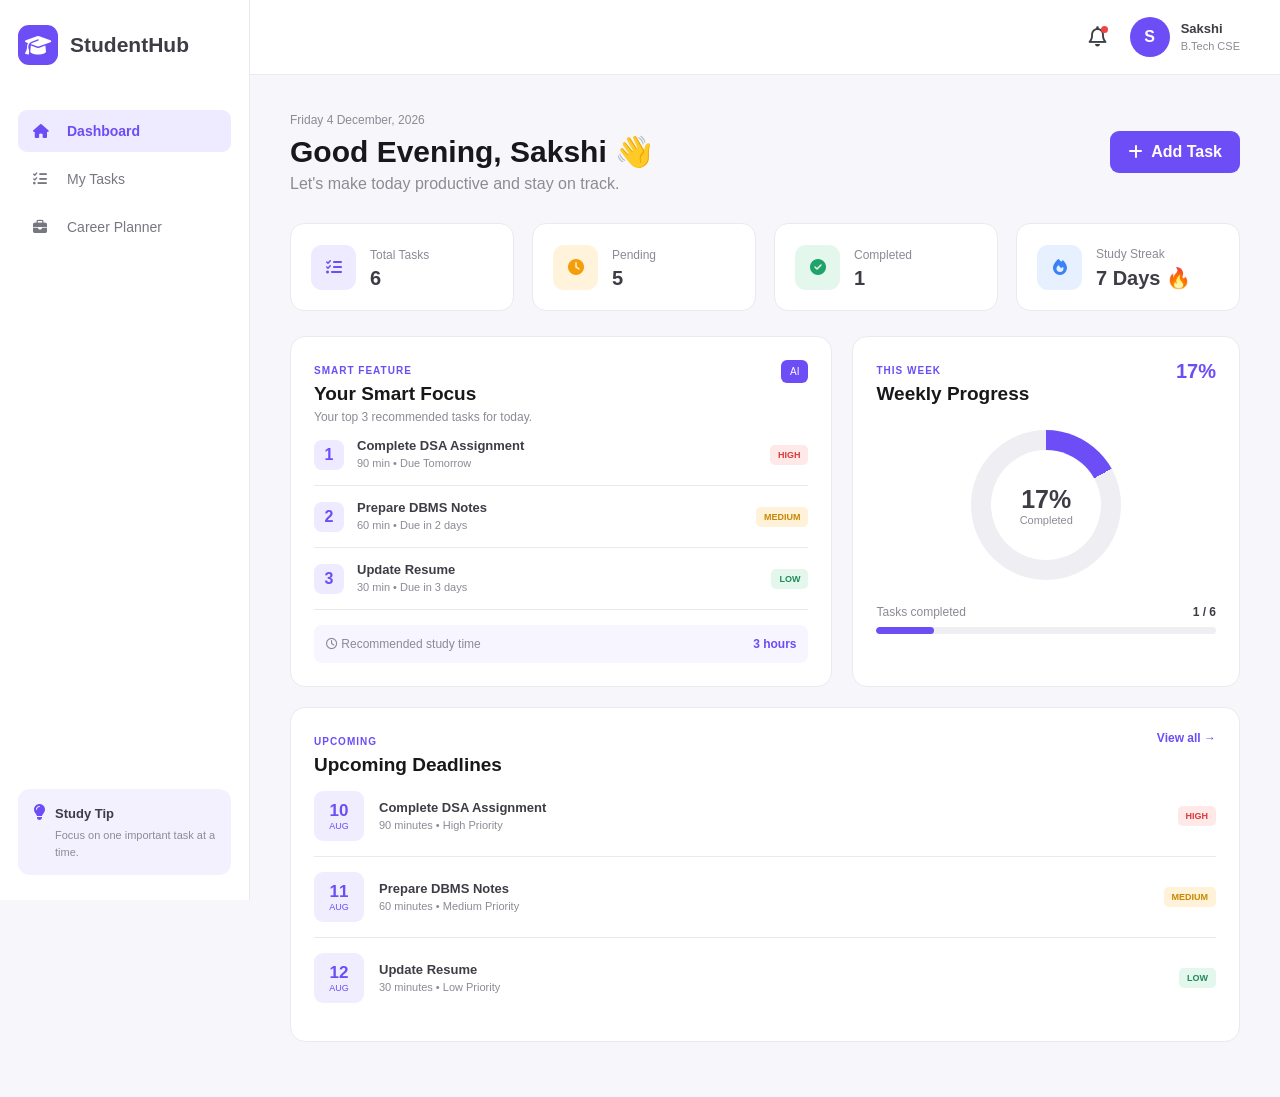
<file: ABTalks Resign/index.html>
<!DOCTYPE html>
<html lang="en">
<head>
    <meta charset="UTF-8">
    <meta name="viewport" content="width=device-width, initial-scale=1.0">

    <title>StudentHub | Dashboard</title>

    <link rel="stylesheet"
          href="https://cdnjs.cloudflare.com/ajax/libs/font-awesome/6.5.0/css/all.min.css">

    <link rel="stylesheet" href="style.css">
</head>

<body>

<div class="app">

    <!-- SIDEBAR -->
    <aside class="sidebar">

        <div class="logo">
            <div class="logo-icon">
                <i class="fa-solid fa-graduation-cap"></i>
            </div>
            <span>StudentHub</span>
        </div>

        <nav>

            <a href="index.html" class="nav-item active">
                <i class="fa-solid fa-house"></i>
                Dashboard
            </a>

            <a href="tasks.html" class="nav-item">
                <i class="fa-solid fa-list-check"></i>
                My Tasks
            </a>

            <a href="career.html" class="nav-item">
                <i class="fa-solid fa-briefcase"></i>
                Career Planner
            </a>

        </nav>

        <div class="sidebar-tip">
            <i class="fa-solid fa-lightbulb"></i>

            <div>
                <strong>Study Tip</strong>
                <p>
                    Focus on one important task
                    at a time.
                </p>
            </div>
        </div>

    </aside>


    <!-- MAIN -->
    <main class="main">

        <!-- TOP BAR -->
        <header class="topbar">

            <div class="mobile-title">
                StudentHub
            </div>

            <div class="profile">

                <div class="notification">
                    <i class="fa-regular fa-bell"></i>
                    <span></span>
                </div>

                <div class="avatar">
                    S
                </div>

                <div class="profile-info">
                    <strong>Sakshi</strong>
                    <small>B.Tech CSE</small>
                </div>

            </div>

        </header>


        <!-- DASHBOARD CONTENT -->
        <section class="content">

            <div class="welcome">

                <div>

                    <span id="currentDate"
                          class="date-text">
                    </span>

                    <h1>
                        Good Evening, Sakshi 👋
                    </h1>

                    <p>
                        Let's make today productive
                        and stay on track.
                    </p>

                </div>

                <a href="tasks.html"
                   class="primary-btn">

                    <i class="fa-solid fa-plus"></i>
                    Add Task

                </a>

            </div>


            <!-- STATISTICS -->

            <div class="stats-grid">

                <div class="stat-card">

                    <div class="stat-icon purple">
                        <i class="fa-solid fa-list-check"></i>
                    </div>

                    <div>
                        <span>Total Tasks</span>
                        <h2 id="totalTasks">6</h2>
                    </div>

                </div>


                <div class="stat-card">

                    <div class="stat-icon orange">
                        <i class="fa-solid fa-clock"></i>
                    </div>

                    <div>
                        <span>Pending</span>
                        <h2 id="pendingTasks">5</h2>
                    </div>

                </div>


                <div class="stat-card">

                    <div class="stat-icon green">
                        <i class="fa-solid fa-circle-check"></i>
                    </div>

                    <div>
                        <span>Completed</span>
                        <h2 id="completedTasks">1</h2>
                    </div>

                </div>


                <div class="stat-card">

                    <div class="stat-icon blue">
                        <i class="fa-solid fa-fire"></i>
                    </div>

                    <div>
                        <span>Study Streak</span>
                        <h2>7 Days 🔥</h2>
                    </div>

                </div>

            </div>


            <!-- DASHBOARD GRID -->

            <div class="dashboard-grid">


                <!-- SMART FOCUS -->

                <div class="card">

                    <div class="card-heading">

                        <div>

                            <span class="eyebrow">
                                SMART FEATURE
                            </span>

                            <h2>
                                Your Smart Focus
                            </h2>

                            <p>
                                Your top 3 recommended
                                tasks for today.
                            </p>

                        </div>

                        <span class="ai-badge">
                            AI
                        </span>

                    </div>


                    <div class="focus-task">

                        <div class="number">
                            1
                        </div>

                        <div class="task-info">

                            <strong>
                                Complete DSA Assignment
                            </strong>

                            <span>
                                90 min • Due Tomorrow
                            </span>

                        </div>

                        <span class="priority high">
                            HIGH
                        </span>

                    </div>


                    <div class="focus-task">

                        <div class="number">
                            2
                        </div>

                        <div class="task-info">

                            <strong>
                                Prepare DBMS Notes
                            </strong>

                            <span>
                                60 min • Due in 2 days
                            </span>

                        </div>

                        <span class="priority medium">
                            MEDIUM
                        </span>

                    </div>


                    <div class="focus-task">

                        <div class="number">
                            3
                        </div>

                        <div class="task-info">

                            <strong>
                                Update Resume
                            </strong>

                            <span>
                                30 min • Due in 3 days
                            </span>

                        </div>

                        <span class="priority low">
                            LOW
                        </span>

                    </div>


                    <div class="focus-footer">

                        <span>
                            <i class="fa-regular fa-clock"></i>
                            Recommended study time
                        </span>

                        <strong>
                            3 hours
                        </strong>

                    </div>

                </div>


                <!-- PROGRESS -->

                <div class="card">

                    <div class="card-heading">

                        <div>

                            <span class="eyebrow">
                                THIS WEEK
                            </span>

                            <h2>
                                Weekly Progress
                            </h2>

                        </div>

                        <strong class="percentage">
                            17%
                        </strong>

                    </div>


                    <div class="progress-circle">

                        <div>

                            <strong>
                                17%
                            </strong>

                            <span>
                                Completed
                            </span>

                        </div>

                    </div>


                    <div class="progress-label">

                        <span>
                            Tasks completed
                        </span>

                        <strong>
                            1 / 6
                        </strong>

                    </div>


                    <div class="progress-bar">

                        <div style="width:17%">
                        </div>

                    </div>

                </div>

            </div>


            <!-- UPCOMING DEADLINES -->

            <div class="card">

                <div class="card-heading">

                    <div>

                        <span class="eyebrow">
                            UPCOMING
                        </span>

                        <h2>
                            Upcoming Deadlines
                        </h2>

                    </div>

                    <a href="tasks.html"
                       class="view-link">
                        View all →
                    </a>

                </div>


                <div class="deadline">

                    <div class="date-box">
                        <strong>10</strong>
                        <span>AUG</span>
                    </div>

                    <div class="deadline-info">

                        <strong>
                            Complete DSA Assignment
                        </strong>

                        <span>
                            90 minutes • High Priority
                        </span>

                    </div>

                    <span class="priority high">
                        HIGH
                    </span>

                </div>


                <div class="deadline">

                    <div class="date-box">
                        <strong>11</strong>
                        <span>AUG</span>
                    </div>

                    <div class="deadline-info">

                        <strong>
                            Prepare DBMS Notes
                        </strong>

                        <span>
                            60 minutes • Medium Priority
                        </span>

                    </div>

                    <span class="priority medium">
                        MEDIUM
                    </span>

                </div>


                <div class="deadline">

                    <div class="date-box">
                        <strong>12</strong>
                        <span>AUG</span>
                    </div>

                    <div class="deadline-info">

                        <strong>
                            Update Resume
                        </strong>

                        <span>
                            30 minutes • Low Priority
                        </span>

                    </div>

                    <span class="priority low">
                        LOW
                    </span>

                </div>

            </div>

        </section>

    </main>

</div>


<script src="script.js"></script>

</body>
</html>
</file>
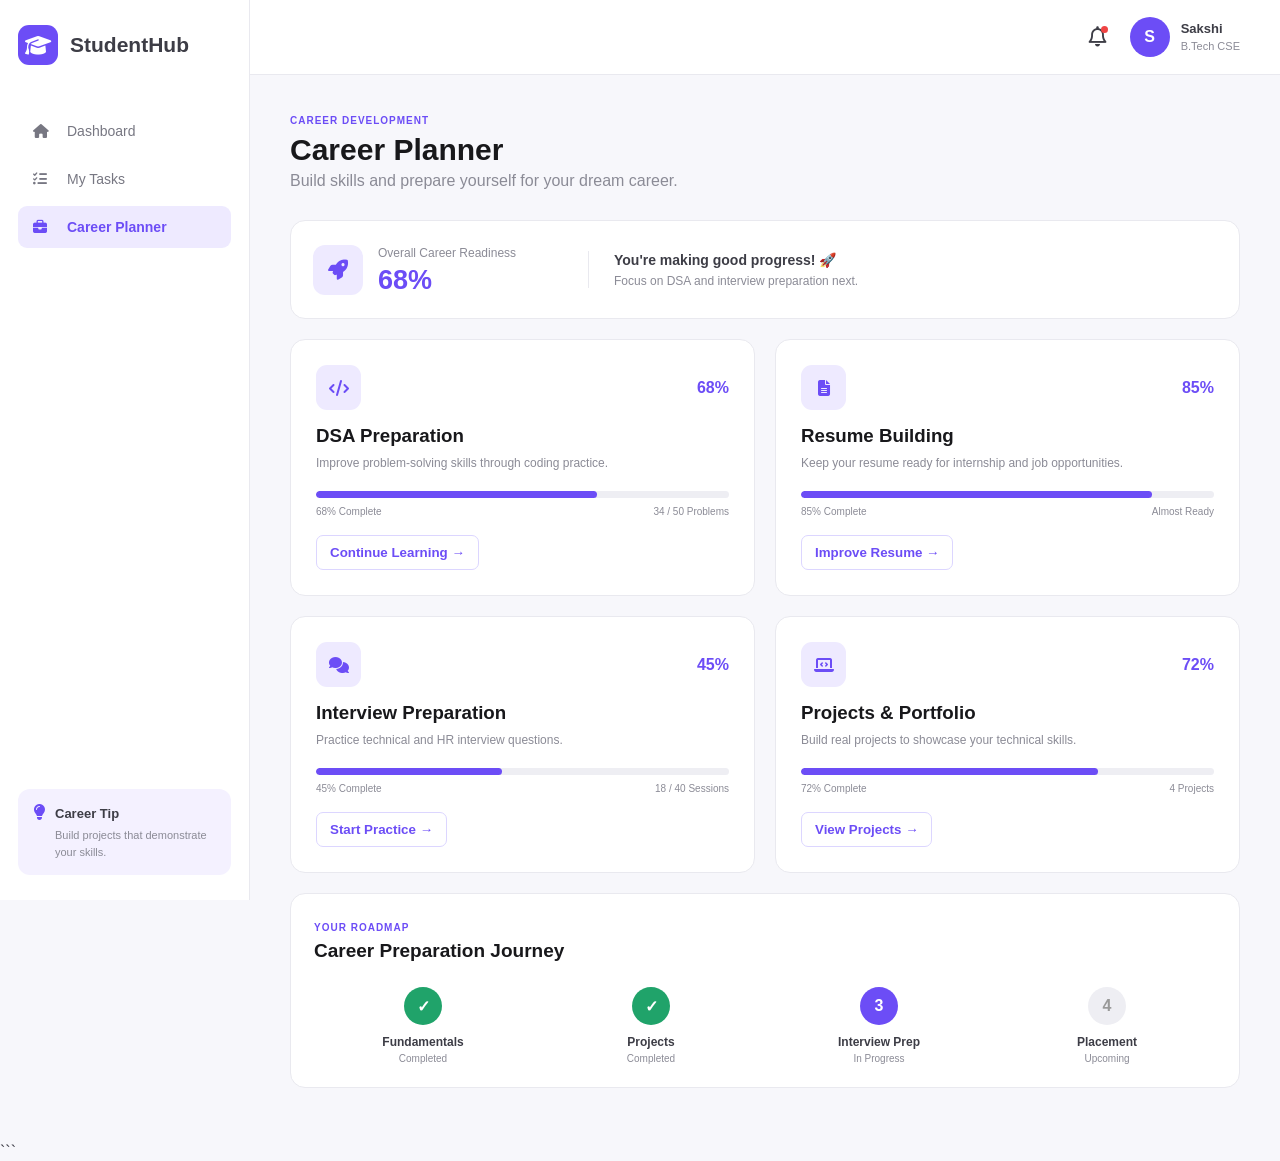
<file: ABTalks Resign/career.html>
<!DOCTYPE html>
<html lang="en">

<head>

    <meta charset="UTF-8">

    <meta name="viewport"
          content="width=device-width, initial-scale=1.0">

    <title>StudentHub | Career Planner</title>

    <link rel="stylesheet"
          href="https://cdnjs.cloudflare.com/ajax/libs/font-awesome/6.5.0/css/all.min.css">

    <link rel="stylesheet"
          href="style.css">

</head>


<body>

<div class="app">


    <!-- SIDEBAR -->

    <aside class="sidebar">

        <div class="logo">

            <div class="logo-icon">
                <i class="fa-solid fa-graduation-cap"></i>
            </div>

            <span>
                StudentHub
            </span>

        </div>


        <nav>

            <a href="index.html"
               class="nav-item">

                <i class="fa-solid fa-house"></i>

                Dashboard

            </a>


            <a href="tasks.html"
               class="nav-item">

                <i class="fa-solid fa-list-check"></i>

                My Tasks

            </a>


            <a href="career.html"
               class="nav-item active">

                <i class="fa-solid fa-briefcase"></i>

                Career Planner

            </a>

        </nav>


        <div class="sidebar-tip">

            <i class="fa-solid fa-lightbulb"></i>

            <div>

                <strong>
                    Career Tip
                </strong>

                <p>
                    Build projects that demonstrate
                    your skills.
                </p>

            </div>

        </div>

    </aside>


    <!-- MAIN -->

    <main class="main">


        <header class="topbar">

            <div class="mobile-title">
                StudentHub
            </div>


            <div class="profile">

                <div class="notification">

                    <i class="fa-regular fa-bell">
                    </i>

                    <span></span>

                </div>


                <div class="avatar">
                    S
                </div>


                <div class="profile-info">

                    <strong>
                        Sakshi
                    </strong>

                    <small>
                        B.Tech CSE
                    </small>

                </div>

            </div>

        </header>


        <section class="content">


            <!-- HEADER -->

            <div class="page-heading">

                <div>

                    <span class="eyebrow">
                        CAREER DEVELOPMENT
                    </span>

                    <h1>
                        Career Planner
                    </h1>

                    <p>
                        Build skills and prepare
                        yourself for your dream career.
                    </p>

                </div>

            </div>


            <!-- CAREER OVERVIEW -->

            <div class="career-overview">

                <div class="career-summary">

                    <div class="summary-icon">
                        <i class="fa-solid fa-rocket"></i>
                    </div>

                    <div>

                        <span>
                            Overall Career Readiness
                        </span>

                        <h2>
                            68%
                        </h2>

                    </div>

                </div>


                <div class="career-message">

                    <strong>
                        You're making good progress! 🚀
                    </strong>

                    <p>
                        Focus on DSA and interview
                        preparation next.
                    </p>

                </div>

            </div>


            <!-- CAREER CARDS -->

            <div class="career-grid">


                <!-- DSA -->

                <div class="career-card">

                    <div class="career-card-top">

                        <div class="career-icon">
                            <i class="fa-solid fa-code"></i>
                        </div>

                        <span>
                            68%
                        </span>

                    </div>

                    <h3>
                        DSA Preparation
                    </h3>

                    <p>
                        Improve problem-solving skills
                        through coding practice.
                    </p>

                    <div class="progress-bar">

                        <div style="width:68%">
                        </div>

                    </div>

                    <div class="progress-text">

                        <span>
                            68% Complete
                        </span>

                        <span>
                            34 / 50 Problems
                        </span>

                    </div>

                    <button class="outline-btn"
                            onclick="careerMessage('DSA')">

                        Continue Learning →

                    </button>

                </div>


                <!-- RESUME -->

                <div class="career-card">

                    <div class="career-card-top">

                        <div class="career-icon">
                            <i class="fa-solid fa-file-lines"></i>
                        </div>

                        <span>
                            85%
                        </span>

                    </div>

                    <h3>
                        Resume Building
                    </h3>

                    <p>
                        Keep your resume ready for
                        internship and job opportunities.
                    </p>

                    <div class="progress-bar">

                        <div style="width:85%">
                        </div>

                    </div>

                    <div class="progress-text">

                        <span>
                            85% Complete
                        </span>

                        <span>
                            Almost Ready
                        </span>

                    </div>

                    <button class="outline-btn"
                            onclick="careerMessage('Resume')">

                        Improve Resume →

                    </button>

                </div>


                <!-- INTERVIEW -->

                <div class="career-card">

                    <div class="career-card-top">

                        <div class="career-icon">
                            <i class="fa-solid fa-comments"></i>
                        </div>

                        <span>
                            45%
                        </span>

                    </div>

                    <h3>
                        Interview Preparation
                    </h3>

                    <p>
                        Practice technical and HR
                        interview questions.
                    </p>

                    <div class="progress-bar">

                        <div style="width:45%">
                        </div>

                    </div>

                    <div class="progress-text">

                        <span>
                            45% Complete
                        </span>

                        <span>
                            18 / 40 Sessions
                        </span>

                    </div>

                    <button class="outline-btn"
                            onclick="careerMessage('Interview')">

                        Start Practice →

                    </button>

                </div>


                <!-- PROJECTS -->

                <div class="career-card">

                    <div class="career-card-top">

                        <div class="career-icon">
                            <i class="fa-solid fa-laptop-code"></i>
                        </div>

                        <span>
                            72%
                        </span>

                    </div>

                    <h3>
                        Projects & Portfolio
                    </h3>

                    <p>
                        Build real projects to showcase
                        your technical skills.
                    </p>

                    <div class="progress-bar">

                        <div style="width:72%">
                        </div>

                    </div>

                    <div class="progress-text">

                        <span>
                            72% Complete
                        </span>

                        <span>
                            4 Projects
                        </span>

                    </div>

                    <button class="outline-btn"
                            onclick="careerMessage('Projects')">

                        View Projects →

                    </button>

                </div>

            </div>


            <!-- CAREER ROADMAP -->

            <div class="card roadmap">

                <div class="card-heading">

                    <div>

                        <span class="eyebrow">
                            YOUR ROADMAP
                        </span>

                        <h2>
                            Career Preparation Journey
                        </h2>

                    </div>

                </div>


                <div class="roadmap-line">


                    <div class="roadmap-step completed">

                        <div class="step-circle">
                            ✓
                        </div>

                        <strong>
                            Fundamentals
                        </strong>

                        <span>
                            Completed
                        </span>

                    </div>


                    <div class="roadmap-step completed">

                        <div class="step-circle">
                            ✓
                        </div>

                        <strong>
                            Projects
                        </strong>

                        <span>
                            Completed
                        </span>

                    </div>


                    <div class="roadmap-step current">

                        <div class="step-circle">
                            3
                        </div>

                        <strong>
                            Interview Prep
                        </strong>

                        <span>
                            In Progress
                        </span>

                    </div>


                    <div class="roadmap-step">

                        <div class="step-circle">
                            4
                        </div>

                        <strong>
                            Placement
                        </strong>

                        <span>
                            Upcoming
                        </span>

                    </div>

                </div>

            </div>

        </section>

    </main>

</div>


<div id="toast"
     class="toast">

    <i class="fa-solid fa-circle-check"></i>

    <span>
        Coming soon!
    </span>

</div>


<script src="script.js"></script>

</body>
</html>
```
</file>
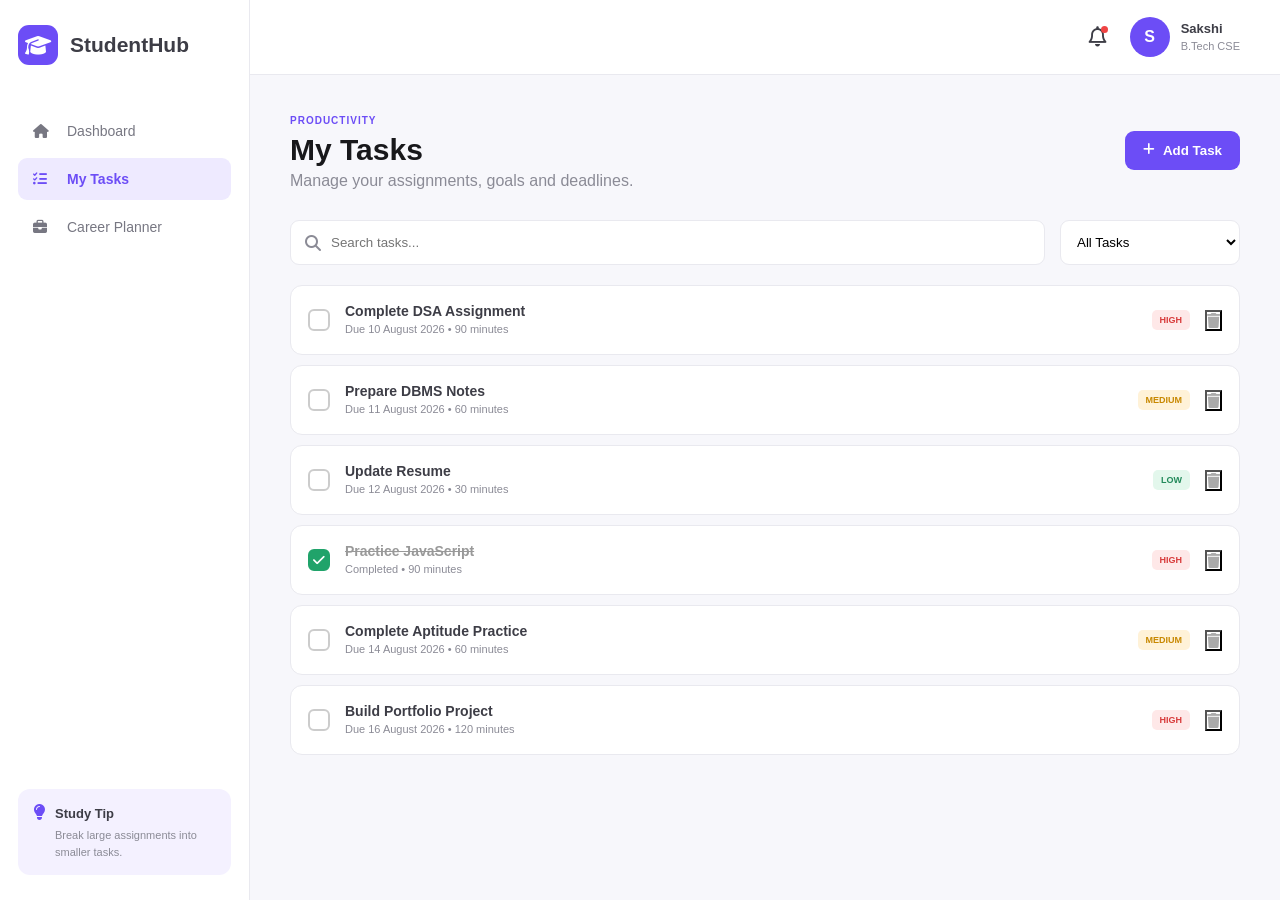
<file: ABTalks Resign/tasks.html>
<!DOCTYPE html>
<html lang="en">

<head>

    <meta charset="UTF-8">

    <meta name="viewport"
          content="width=device-width, initial-scale=1.0">

    <title>StudentHub | My Tasks</title>

    <link rel="stylesheet"
          href="https://cdnjs.cloudflare.com/ajax/libs/font-awesome/6.5.0/css/all.min.css">

    <link rel="stylesheet"
          href="style.css">

</head>


<body>

<div class="app">


    <!-- SIDEBAR -->

    <aside class="sidebar">

        <div class="logo">

            <div class="logo-icon">
                <i class="fa-solid fa-graduation-cap"></i>
            </div>

            <span>
                StudentHub
            </span>

        </div>


        <nav>

            <a href="index.html"
               class="nav-item">

                <i class="fa-solid fa-house"></i>

                Dashboard

            </a>


            <a href="tasks.html"
               class="nav-item active">

                <i class="fa-solid fa-list-check"></i>

                My Tasks

            </a>


            <a href="career.html"
               class="nav-item">

                <i class="fa-solid fa-briefcase"></i>

                Career Planner

            </a>

        </nav>


        <div class="sidebar-tip">

            <i class="fa-solid fa-lightbulb"></i>

            <div>

                <strong>
                    Study Tip
                </strong>

                <p>
                    Break large assignments
                    into smaller tasks.
                </p>

            </div>

        </div>

    </aside>


    <!-- MAIN -->

    <main class="main">


        <header class="topbar">

            <div class="mobile-title">
                StudentHub
            </div>


            <div class="profile">

                <div class="notification">
                    <i class="fa-regular fa-bell"></i>
                    <span></span>
                </div>

                <div class="avatar">
                    S
                </div>

                <div class="profile-info">

                    <strong>
                        Sakshi
                    </strong>

                    <small>
                        B.Tech CSE
                    </small>

                </div>

            </div>

        </header>


        <section class="content">


            <!-- PAGE HEADING -->

            <div class="page-heading">

                <div>

                    <span class="eyebrow">
                        PRODUCTIVITY
                    </span>

                    <h1>
                        My Tasks
                    </h1>

                    <p>
                        Manage your assignments,
                        goals and deadlines.
                    </p>

                </div>

                <button
                    class="primary-btn"
                    onclick="openTaskModal()">

                    <i class="fa-solid fa-plus"></i>

                    Add Task

                </button>

            </div>


            <!-- CONTROLS -->

            <div class="task-controls">

                <div class="search-box">

                    <i class="fa-solid fa-magnifying-glass">
                    </i>

                    <input
                        type="text"
                        id="searchTask"
                        placeholder="Search tasks..."
                        onkeyup="searchTasks()">

                </div>


                <select id="taskFilter"
                        onchange="filterTasks()">

                    <option value="all">
                        All Tasks
                    </option>

                    <option value="pending">
                        Pending
                    </option>

                    <option value="completed">
                        Completed
                    </option>

                    <option value="high">
                        High Priority
                    </option>

                </select>

            </div>


            <!-- TASK LIST -->

            <div class="task-list"
                 id="taskList">


                <div class="task-row"
                     data-status="pending"
                     data-priority="high">

                    <button
                        class="check-button"
                        onclick="completeTask(this)">

                        <i class="fa-solid fa-check"></i>

                    </button>


                    <div class="task-content">

                        <strong>
                            Complete DSA Assignment
                        </strong>

                        <span>
                            Due 10 August 2026
                            • 90 minutes
                        </span>

                    </div>


                    <span class="priority high">
                        HIGH
                    </span>


                    <button
                        class="delete-btn"
                        onclick="deleteTask(this)">

                        <i class="fa-solid fa-trash"></i>

                    </button>

                </div>


                <div class="task-row"
                     data-status="pending"
                     data-priority="medium">

                    <button
                        class="check-button"
                        onclick="completeTask(this)">

                        <i class="fa-solid fa-check"></i>

                    </button>


                    <div class="task-content">

                        <strong>
                            Prepare DBMS Notes
                        </strong>

                        <span>
                            Due 11 August 2026
                            • 60 minutes
                        </span>

                    </div>


                    <span class="priority medium">
                        MEDIUM
                    </span>


                    <button
                        class="delete-btn"
                        onclick="deleteTask(this)">

                        <i class="fa-solid fa-trash"></i>

                    </button>

                </div>


                <div class="task-row"
                     data-status="pending"
                     data-priority="low">

                    <button
                        class="check-button"
                        onclick="completeTask(this)">

                        <i class="fa-solid fa-check"></i>

                    </button>


                    <div class="task-content">

                        <strong>
                            Update Resume
                        </strong>

                        <span>
                            Due 12 August 2026
                            • 30 minutes
                        </span>

                    </div>


                    <span class="priority low">
                        LOW
                    </span>


                    <button
                        class="delete-btn"
                        onclick="deleteTask(this)">

                        <i class="fa-solid fa-trash"></i>

                    </button>

                </div>


                <div class="task-row completed-row"
                     data-status="completed"
                     data-priority="high">

                    <button
                        class="check-button checked"
                        onclick="completeTask(this)">

                        <i class="fa-solid fa-check"></i>

                    </button>


                    <div class="task-content">

                        <strong>
                            Practice JavaScript
                        </strong>

                        <span>
                            Completed • 90 minutes
                        </span>

                    </div>


                    <span class="priority high">
                        HIGH
                    </span>


                    <button
                        class="delete-btn"
                        onclick="deleteTask(this)">

                        <i class="fa-solid fa-trash"></i>

                    </button>

                </div>


                <div class="task-row"
                     data-status="pending"
                     data-priority="medium">

                    <button
                        class="check-button"
                        onclick="completeTask(this)">

                        <i class="fa-solid fa-check"></i>

                    </button>


                    <div class="task-content">

                        <strong>
                            Complete Aptitude Practice
                        </strong>

                        <span>
                            Due 14 August 2026
                            • 60 minutes
                        </span>

                    </div>


                    <span class="priority medium">
                        MEDIUM
                    </span>


                    <button
                        class="delete-btn"
                        onclick="deleteTask(this)">

                        <i class="fa-solid fa-trash"></i>

                    </button>

                </div>


                <div class="task-row"
                     data-status="pending"
                     data-priority="high">

                    <button
                        class="check-button"
                        onclick="completeTask(this)">

                        <i class="fa-solid fa-check"></i>

                    </button>


                    <div class="task-content">

                        <strong>
                            Build Portfolio Project
                        </strong>

                        <span>
                            Due 16 August 2026
                            • 120 minutes
                        </span>

                    </div>


                    <span class="priority high">
                        HIGH
                    </span>


                    <button
                        class="delete-btn"
                        onclick="deleteTask(this)">

                        <i class="fa-solid fa-trash"></i>

                    </button>

                </div>

            </div>

        </section>

    </main>

</div>


<!-- ADD TASK MODAL -->

<div class="modal"
     id="taskModal">

    <div class="modal-box">

        <div class="modal-heading">

            <h2>
                Add New Task
            </h2>

            <button onclick="closeTaskModal()">
                <i class="fa-solid fa-xmark"></i>
            </button>

        </div>


        <label>
            Task Name
        </label>

        <input
            type="text"
            id="newTaskName"
            placeholder="Enter task name">


        <label>
            Deadline
        </label>

        <input
            type="date"
            id="newTaskDate">


        <label>
            Priority
        </label>

        <select id="newTaskPriority">

            <option value="high">
                High
            </option>

            <option value="medium">
                Medium
            </option>

            <option value="low">
                Low
            </option>

        </select>


        <button
            class="primary-btn full"
            onclick="addNewTask()">

            Add Task

        </button>

    </div>

</div>


<script src="script.js"></script>

</body>
</html>
</file>
<file: ABTalks Resign/style.css>
* {
    margin: 0;
    padding: 0;
    box-sizing: border-box;
}

:root {
    --primary: #6c4df6;
    --primary-light: #eeeaff;
    --dark: #18181b;
    --text: #3d3d46;
    --muted: #8b8b96;
    --border: #e9e9ef;
    --background: #f7f7fb;
    --white: #ffffff;
    --green: #20a36a;
    --orange: #f59e0b;
    --blue: #3b82f6;
    --red: #ef4444;
}

body {
    font-family: Arial, Helvetica, sans-serif;
    background: var(--background);
    color: var(--text);
}


/* APP */

.app {
    min-height: 100vh;
}


/* SIDEBAR */

.sidebar {
    position: fixed;
    left: 0;
    top: 0;
    width: 250px;
    height: 100vh;

    background: white;
    border-right: 1px solid var(--border);

    padding: 25px 18px;

    display: flex;
    flex-direction: column;

    z-index: 10;
}


.logo {
    display: flex;
    align-items: center;
    gap: 12px;

    font-size: 21px;
    font-weight: bold;

    margin-bottom: 45px;
}


.logo-icon {
    width: 40px;
    height: 40px;

    background: var(--primary);
    color: white;

    border-radius: 11px;

    display: flex;
    align-items: center;
    justify-content: center;
}


nav {
    display: flex;
    flex-direction: column;
    gap: 6px;
}


.nav-item {
    display: flex;
    align-items: center;
    gap: 14px;

    padding: 13px 15px;

    border-radius: 9px;

    text-decoration: none;

    color: #777782;

    font-size: 14px;

    transition: 0.2s;
}


.nav-item:hover {
    background: var(--primary-light);
    color: var(--primary);
}


.nav-item.active {
    background: var(--primary-light);
    color: var(--primary);

    font-weight: bold;
}


.nav-item i {
    width: 20px;
}


/* SIDEBAR TIP */

.sidebar-tip {
    margin-top: auto;

    padding: 15px;

    background: #f4f1ff;

    border-radius: 12px;

    display: flex;
    gap: 10px;
}


.sidebar-tip > i {
    color: var(--primary);
}


.sidebar-tip strong {
    font-size: 13px;
}


.sidebar-tip p {
    font-size: 11px;
    color: var(--muted);

    margin-top: 5px;

    line-height: 1.5;
}


/* MAIN */

.main {
    margin-left: 250px;
    min-height: 100vh;
}


/* TOPBAR */

.topbar {
    height: 75px;

    background: white;

    border-bottom: 1px solid var(--border);

    display: flex;
    align-items: center;
    justify-content: flex-end;

    padding: 0 40px;
}


.profile {
    display: flex;
    align-items: center;
    gap: 11px;
}


.avatar {
    width: 40px;
    height: 40px;

    background: var(--primary);
    color: white;

    border-radius: 50%;

    display: flex;
    align-items: center;
    justify-content: center;

    font-weight: bold;
}


.profile-info strong {
    display: block;
    font-size: 13px;
}


.profile-info small {
    color: var(--muted);
    font-size: 11px;
}


.notification {
    position: relative;

    font-size: 20px;

    margin-right: 12px;
}


.notification span {
    position: absolute;

    width: 7px;
    height: 7px;

    background: var(--red);

    border-radius: 50%;

    right: -1px;
    top: 0;
}


.mobile-title {
    display: none;
}


/* CONTENT */

.content {
    padding: 35px 40px;
}


/* WELCOME */

.welcome {
    display: flex;
    justify-content: space-between;
    align-items: center;

    margin-bottom: 30px;
}


.date-text {
    font-size: 12px;
    color: var(--muted);
}


.welcome h1 {
    color: var(--dark);

    font-size: 30px;

    margin: 6px 0;
}


.welcome p,
.page-heading p {
    color: var(--muted);
}


/* BUTTON */

.primary-btn {
    display: inline-flex;
    align-items: center;
    gap: 8px;

    background: var(--primary);
    color: white;

    padding: 12px 18px;

    border-radius: 9px;

    text-decoration: none;

    border: none;

    font-weight: bold;

    cursor: pointer;

    transition: 0.2s;
}


.primary-btn:hover {
    transform: translateY(-2px);
}


/* STATS */

.stats-grid {
    display: grid;

    grid-template-columns:
        repeat(4, 1fr);

    gap: 18px;

    margin-bottom: 25px;
}


.stat-card {
    background: white;

    border: 1px solid var(--border);

    border-radius: 14px;

    padding: 20px;

    display: flex;
    align-items: center;

    gap: 14px;
}


.stat-icon {
    width: 45px;
    height: 45px;

    border-radius: 11px;

    display: flex;
    align-items: center;
    justify-content: center;
}


.purple {
    background: #eeeaff;
    color: var(--primary);
}


.orange {
    background: #fff3dc;
    color: var(--orange);
}


.green {
    background: #e4f7ed;
    color: var(--green);
}


.blue {
    background: #e7f0ff;
    color: var(--blue);
}


.stat-card span {
    font-size: 12px;
    color: var(--muted);
}


.stat-card h2 {
    font-size: 20px;
    margin-top: 4px;
}


/* CARD */

.card {
    background: white;

    border: 1px solid var(--border);

    border-radius: 15px;

    padding: 23px;

    margin-bottom: 20px;
}


.dashboard-grid {
    display: grid;

    grid-template-columns:
        1.4fr 1fr;

    gap: 20px;
}


.card-heading {
    display: flex;
    justify-content: space-between;
    align-items: flex-start;
}


.card-heading h2 {
    font-size: 19px;

    color: var(--dark);

    margin-top: 5px;
}


.card-heading p {
    color: var(--muted);

    font-size: 12px;

    margin-top: 5px;
}


.eyebrow {
    font-size: 10px;

    letter-spacing: 1px;

    font-weight: bold;

    color: var(--primary);
}


.ai-badge {
    background: var(--primary);

    color: white;

    padding: 6px 9px;

    border-radius: 6px;

    font-size: 10px;
}


/* FOCUS */

.focus-task {
    display: flex;

    align-items: center;

    gap: 13px;

    padding: 14px 0;

    border-bottom: 1px solid var(--border);
}


.number {
    width: 30px;
    height: 30px;

    border-radius: 8px;

    background: var(--primary-light);

    color: var(--primary);

    display: flex;
    align-items: center;
    justify-content: center;

    font-weight: bold;
}


.task-info {
    flex: 1;
}


.task-info strong {
    display: block;

    font-size: 13px;
}


.task-info span {
    font-size: 11px;

    color: var(--muted);
}


/* PRIORITY */

.priority {
    padding: 5px 8px;

    border-radius: 5px;

    font-size: 9px;

    font-weight: bold;
}


.priority.high {
    background: #fee8e8;
    color: #d83b3b;
}


.priority.medium {
    background: #fff2d8;
    color: #c88800;
}


.priority.low {
    background: #e3f7ec;
    color: #238a5b;
}


.focus-footer {
    display: flex;

    justify-content: space-between;

    padding: 12px;

    margin-top: 15px;

    background: #f7f5ff;

    border-radius: 8px;

    font-size: 12px;
}


.focus-footer span {
    color: var(--muted);
}


.focus-footer strong {
    color: var(--primary);
}


/* PROGRESS */

.percentage {
    color: var(--primary);

    font-size: 20px;
}


.progress-circle {
    width: 150px;
    height: 150px;

    border-radius: 50%;

    background:
        conic-gradient(
            var(--primary) 61deg,
            #eeeeF3 61deg
        );

    margin: 25px auto;

    display: flex;
    align-items: center;
    justify-content: center;
}


.progress-circle > div {
    width: 110px;
    height: 110px;

    border-radius: 50%;

    background: white;

    display: flex;
    flex-direction: column;

    align-items: center;
    justify-content: center;
}


.progress-circle strong {
    font-size: 25px;
}


.progress-circle span {
    color: var(--muted);

    font-size: 11px;
}


.progress-label {
    display: flex;

    justify-content: space-between;

    font-size: 12px;

    margin-bottom: 8px;
}


.progress-label span {
    color: var(--muted);
}


.progress-bar {
    height: 7px;

    background: #eeeeF3;

    border-radius: 10px;

    overflow: hidden;
}


.progress-bar div {
    height: 100%;

    background: var(--primary);

    border-radius: 10px;
}


/* DEADLINES */

.view-link {
    text-decoration: none;

    color: var(--primary);

    font-size: 12px;

    font-weight: bold;
}


.deadline {
    display: flex;

    align-items: center;

    gap: 15px;

    padding: 15px 0;

    border-bottom: 1px solid var(--border);
}


.deadline:last-child {
    border-bottom: none;
}


.date-box {
    width: 50px;
    height: 50px;

    background: #f0edff;

    color: var(--primary);

    border-radius: 9px;

    display: flex;
    flex-direction: column;

    align-items: center;
    justify-content: center;
}


.date-box strong {
    font-size: 17px;
}


.date-box span {
    font-size: 9px;
}


.deadline-info {
    flex: 1;
}


.deadline-info strong {
    display: block;

    font-size: 13px;
}


.deadline-info span {
    color: var(--muted);

    font-size: 11px;
}


/* PAGE HEADING */

.page-heading {
    display: flex;

    justify-content: space-between;

    align-items: center;

    margin-bottom: 30px;
}


.page-heading h1 {
    font-size: 30px;

    color: var(--dark);

    margin: 5px 0;
}


/* TASK CONTROLS */

.task-controls {
    display: flex;

    gap: 15px;

    margin-bottom: 20px;
}


.search-box {
    flex: 1;

    height: 45px;

    background: white;

    border: 1px solid var(--border);

    border-radius: 9px;

    display: flex;

    align-items: center;

    gap: 10px;

    padding: 0 14px;
}


.search-box i {
    color: var(--muted);
}


.search-box input {
    width: 100%;

    border: none;

    outline: none;
}


.task-controls select {
    width: 180px;

    border: 1px solid var(--border);

    border-radius: 9px;

    background: white;

    padding: 0 12px;

    outline: none;
}


/* TASK ROW */

.task-list {
    display: flex;

    flex-direction: column;

    gap: 10px;
}


.task-row {
    background: white;

    border: 1px solid var(--border);

    border-radius: 12px;

    padding: 17px;

    display: flex;

    align-items: center;

    gap: 15px;
}


.check-button {
    width: 22px;
    height: 22px;

    border-radius: 6px;

    border: 2px solid #ccc;

    background: white;

    color: transparent;

    cursor: pointer;
}


.check-button.checked {
    background: var(--green);

    border-color: var(--green);

    color: white;
}


.task-content {
    flex: 1;
}


.task-content strong {
    display: block;

    font-size: 14px;
}


.task-content span {
    color: var(--muted);

    font-size: 11px;
}


.completed-row .task-content strong {
    text-decoration: line-through;

    color: #999;
}


.delete-btn {
    background: transparent;

    color: #aaa;

    cursor: pointer;

    font-size: 15px;
}


.delete-btn:hover {
    color: var(--red);
}


/* MODAL */

.modal {
    position: fixed;

    inset: 0;

    background: rgba(0,0,0,.45);

    display: none;

    align-items: center;

    justify-content: center;

    z-index: 100;
}


.modal.show {
    display: flex;
}


.modal-box {
    background: white;

    width: 90%;

    max-width: 450px;

    border-radius: 15px;

    padding: 25px;
}


.modal-heading {
    display: flex;

    justify-content: space-between;

    margin-bottom: 20px;
}


.modal-heading button {
    background: transparent;

    font-size: 20px;
}


.modal-box label {
    display: block;

    font-size: 12px;

    font-weight: bold;

    margin: 14px 0 7px;
}


.modal-box input,
.modal-box select {
    width: 100%;

    height: 44px;

    border: 1px solid var(--border);

    border-radius: 8px;

    padding: 0 12px;

    outline: none;
}


.full {
    width: 100%;

    justify-content: center;

    margin-top: 20px;
}


/* CAREER */

.career-overview {
    background: white;

    border: 1px solid var(--border);

    border-radius: 15px;

    padding: 22px;

    margin-bottom: 20px;

    display: flex;

    align-items: center;

    gap: 25px;
}


.career-summary {
    display: flex;

    align-items: center;

    gap: 15px;

    min-width: 250px;
}


.summary-icon {
    width: 50px;
    height: 50px;

    border-radius: 12px;

    background: var(--primary-light);

    color: var(--primary);

    display: flex;
    align-items: center;
    justify-content: center;

    font-size: 20px;
}


.career-summary span {
    color: var(--muted);

    font-size: 12px;
}


.career-summary h2 {
    font-size: 27px;

    color: var(--primary);

    margin-top: 4px;
}


.career-message {
    border-left: 1px solid var(--border);

    padding-left: 25px;
}


.career-message strong {
    font-size: 14px;
}


.career-message p {
    color: var(--muted);

    font-size: 12px;

    margin-top: 5px;
}


.career-grid {
    display: grid;

    grid-template-columns: repeat(2,1fr);

    gap: 20px;

    margin-bottom: 20px;
}


.career-card {
    background: white;

    border: 1px solid var(--border);

    border-radius: 15px;

    padding: 25px;
}


.career-card-top {
    display: flex;

    justify-content: space-between;

    align-items: center;
}


.career-card-top > span {
    color: var(--primary);

    font-weight: bold;
}


.career-icon {
    width: 45px;
    height: 45px;

    background: var(--primary-light);

    color: var(--primary);

    border-radius: 11px;

    display: flex;

    align-items: center;

    justify-content: center;
}


.career-card h3 {
    color: var(--dark);

    margin: 15px 0 7px;
}


.career-card p {
    color: var(--muted);

    font-size: 12px;

    line-height: 1.6;

    margin-bottom: 18px;
}


.progress-text {
    display: flex;

    justify-content: space-between;

    margin-top: 8px;

    color: var(--muted);

    font-size: 10px;
}


.outline-btn {
    margin-top: 18px;

    background: transparent;

    color: var(--primary);

    border: 1px solid #dcd6ff;

    padding: 9px 13px;

    border-radius: 7px;

    font-weight: bold;

    cursor: pointer;
}


/* ROADMAP */

.roadmap {
    margin-top: 20px;
}


.roadmap-line {
    display: grid;

    grid-template-columns: repeat(4,1fr);

    gap: 10px;

    margin-top: 25px;
}


.roadmap-step {
    text-align: center;

    position: relative;
}


.step-circle {
    width: 38px;
    height: 38px;

    border-radius: 50%;

    background: #eeeef3;

    color: #999;

    margin: auto;

    display: flex;

    align-items: center;
    justify-content: center;

    font-weight: bold;
}


.roadmap-step.completed .step-circle {
    background: var(--green);

    color: white;
}


.roadmap-step.current .step-circle {
    background: var(--primary);

    color: white;
}


.roadmap-step strong {
    display: block;

    margin-top: 10px;

    font-size: 12px;
}


.roadmap-step span {
    display: block;

    margin-top: 4px;

    font-size: 10px;

    color: var(--muted);
}


/* TOAST */

.toast {
    position: fixed;

    bottom: 25px;
    right: 25px;

    background: #222;

    color: white;

    padding: 13px 18px;

    border-radius: 8px;

    opacity: 0;

    transform: translateY(80px);

    transition: .3s;

    z-index: 200;
}


.toast.show {
    opacity: 1;

    transform: translateY(0);
}


/* RESPONSIVE */

@media(max-width:1000px) {

    .stats-grid {
        grid-template-columns: repeat(2,1fr);
    }

    .dashboard-grid {
        grid-template-columns: 1fr;
    }

}


@media(max-width:750px) {

    .sidebar {
        width: 70px;

        padding: 20px 10px;
    }

    .logo span {
        display: none;
    }

    .logo {
        justify-content: center;
    }

    .nav-item {
        justify-content: center;

        font-size: 0;

        padding: 14px 5px;
    }

    .nav-item i {
        font-size: 17px;
    }

    .sidebar-tip {
        display: none;
    }

    .main {
        margin-left: 70px;
    }

    .content {
        padding: 25px 20px;
    }

    .topbar {
        padding: 0 20px;
    }

    .career-grid {
        grid-template-columns: 1fr;
    }

    .career-overview {
        flex-direction: column;

        align-items: flex-start;
    }

    .career-message {
        border-left: none;

        border-top: 1px solid var(--border);

        padding-left: 0;

        padding-top: 15px;
    }

}


@media(max-width:520px) {

    .stats-grid {
        grid-template-columns: 1fr;
    }

    .welcome {
        flex-direction: column;

        align-items: flex-start;

        gap: 15px;
    }

    .welcome h1,
    .page-heading h1 {
        font-size: 25px;
    }

    .task-controls {
        flex-direction: column;
    }

    .task-controls select {
        width: 100%;

        height: 45px;
    }

    .profile-info {
        display: none;
    }

    .deadline .priority {
        display: none;
    }

    .roadmap-line {
        grid-template-columns: repeat(2,1fr);

        row-gap: 25px;
    }

}
</file>
